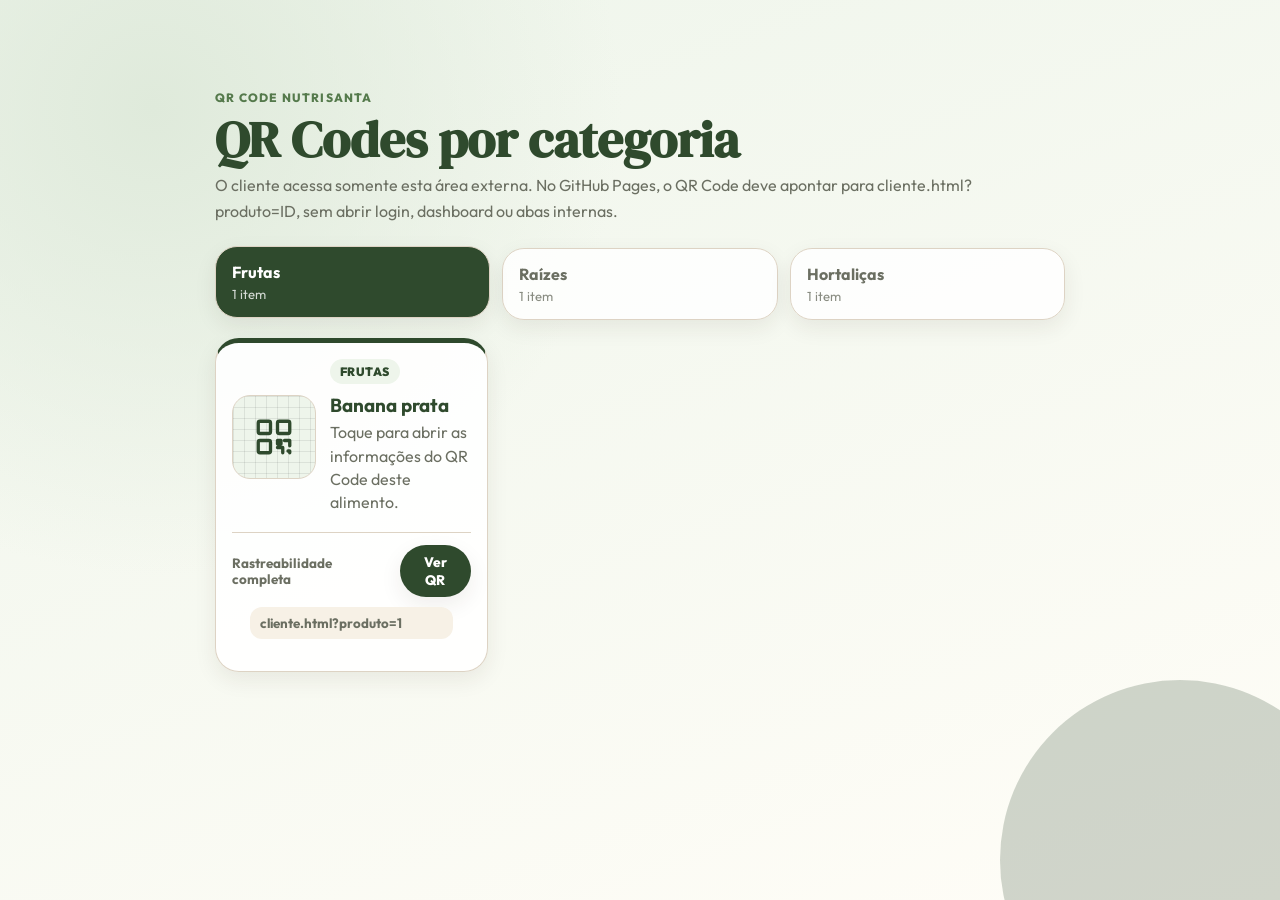
<file: cliente.html>
<!DOCTYPE html>
<html lang="pt-BR">
<head>
  <meta charset="UTF-8" />
  <meta name="viewport" content="width=device-width, initial-scale=1.0" />

  <title>NutriSanta | QR Code do Cliente</title>

  <link rel="preconnect" href="https://fonts.googleapis.com" />
  <link rel="preconnect" href="https://fonts.gstatic.com" crossorigin />
  <link href="https://fonts.googleapis.com/css2?family=DM+Serif+Display:ital@0;1&family=Outfit:wght@300;400;500;600;700;800&display=swap" rel="stylesheet" />

  <link rel="stylesheet" href="styles.css" />
  <script src="app.js" defer></script>
</head>

<body data-page="client">
  <!-- ÍCONES SVG INTERNOS -->
  <svg class="svg-sprite" aria-hidden="true">
    <symbol id="i-leaf" viewBox="0 0 24 24">
      <path d="M20.6 3.4C14.7 3.6 9.8 5.4 6.9 8.3c-2.4 2.4-3 5.6-1.8 8.2L3 18.6 4.4 20l2.1-2.1c2.6 1.2 5.8.6 8.2-1.8 2.9-2.9 4.7-7.8 4.9-13.7Z"/>
      <path d="M7 17c3-4 6.3-7 10.3-9.2"/>
    </symbol>

    <symbol id="i-user" viewBox="0 0 24 24">
      <path d="M20 21a8 8 0 0 0-16 0"/>
      <circle cx="12" cy="7" r="4"/>
    </symbol>

    <symbol id="i-clipboard" viewBox="0 0 24 24">
      <path d="M9 4h6a2 2 0 0 1 2 2v1h1a2 2 0 0 1 2 2v10a2 2 0 0 1-2 2H6a2 2 0 0 1-2-2V9a2 2 0 0 1 2-2h1V6a2 2 0 0 1 2-2Z"/>
      <path d="M9 4h6v4H9Z"/>
      <path d="M8 13h8M8 17h5"/>
    </symbol>

    <symbol id="i-store" viewBox="0 0 24 24">
      <path d="M4 10h16"/>
      <path d="M5 10l1-6h12l1 6"/>
      <path d="M6 10v10h12V10"/>
      <path d="M9 20v-6h6v6"/>
    </symbol>

    <symbol id="i-dashboard" viewBox="0 0 24 24">
      <rect x="3" y="3" width="8" height="8" rx="2"/>
      <rect x="13" y="3" width="8" height="5" rx="2"/>
      <rect x="13" y="10" width="8" height="11" rx="2"/>
      <rect x="3" y="13" width="8" height="8" rx="2"/>
    </symbol>

    <symbol id="i-plus" viewBox="0 0 24 24">
      <path d="M12 5v14M5 12h14"/>
    </symbol>

    <symbol id="i-book" viewBox="0 0 24 24">
      <path d="M4 19.5A2.5 2.5 0 0 1 6.5 17H20"/>
      <path d="M4 4.5A2.5 2.5 0 0 1 6.5 2H20v20H6.5A2.5 2.5 0 0 1 4 19.5Z"/>
    </symbol>

    <symbol id="i-check" viewBox="0 0 24 24">
      <path d="m20 6-11 11-5-5"/>
    </symbol>

    <symbol id="i-search" viewBox="0 0 24 24">
      <circle cx="11" cy="11" r="8"/>
      <path d="m21 21-4.3-4.3"/>
    </symbol>

    <symbol id="i-qr" viewBox="0 0 24 24">
      <rect x="3" y="3" width="7" height="7" rx="1"/>
      <rect x="14" y="3" width="7" height="7" rx="1"/>
      <rect x="3" y="14" width="7" height="7" rx="1"/>
      <path d="M14 14h2v2h-2ZM18 14h3v3M14 18h3v3M20 20h1v1"/>
    </symbol>

    <symbol id="i-map" viewBox="0 0 24 24">
      <path d="M21 10c0 6-9 12-9 12S3 16 3 10a9 9 0 1 1 18 0Z"/>
      <circle cx="12" cy="10" r="3"/>
    </symbol>

    <symbol id="i-edit" viewBox="0 0 24 24">
      <path d="M12 20h9"/>
      <path d="M16.5 3.5a2.1 2.1 0 0 1 3 3L7 19l-4 1 1-4Z"/>
    </symbol>

    <symbol id="i-image" viewBox="0 0 24 24">
      <rect x="3" y="5" width="18" height="14" rx="2"/>
      <circle cx="8" cy="10" r="2"/>
      <path d="m21 16-5-5L5 19"/>
    </symbol>

    <symbol id="i-arrow-left" viewBox="0 0 24 24">
      <path d="m12 19-7-7 7-7"/>
      <path d="M19 12H5"/>
    </symbol>

    <symbol id="i-upload" viewBox="0 0 24 24">
      <path d="M21 15v4a2 2 0 0 1-2 2H5a2 2 0 0 1-2-2v-4"/>
      <path d="m17 8-5-5-5 5"/>
      <path d="M12 3v12"/>
    </symbol>

    <symbol id="i-save" viewBox="0 0 24 24">
      <path d="M19 21H5a2 2 0 0 1-2-2V5a2 2 0 0 1 2-2h11l5 5v11a2 2 0 0 1-2 2Z"/>
      <path d="M17 21v-8H7v8"/>
      <path d="M7 3v5h8"/>
    </symbol>

    <symbol id="i-logout" viewBox="0 0 24 24">
      <path d="M9 21H5a2 2 0 0 1-2-2V5a2 2 0 0 1 2-2h4"/>
      <path d="m16 17 5-5-5-5"/>
      <path d="M21 12H9"/>
    </symbol>
  </svg>

  <!-- VISÃO CLIENTE / QR CODE -->
  <section id="clientView" class="screen client-view origin-tree">
    <div class="client-top-actions">
      <button type="button" id="backToAppFromClient" class="client-back-button">
        <svg><use href="#i-arrow-left"></use></svg>
        Voltar ao painel
      </button>

      <button type="button" id="backToClientList" class="client-back-button secondary hidden">
        Voltar à lista
      </button>
    </div>

    <main class="client-shell">
      <section id="clientListPanel" class="client-list-panel">
        <div class="page-heading compact-heading">
          <span class="eyebrow">QR Code NutriSanta</span>
          <h1>QR Codes por categoria</h1>
          <p>
            O cliente acessa somente esta área externa. No GitHub Pages, o QR Code deve apontar para cliente.html?produto=ID, sem abrir login, dashboard ou abas internas.
          </p>
        </div>

        <nav class="client-category-tabs" aria-label="Categorias de alimentos no mercado">
          <button type="button" class="client-category-tab active" data-client-category="Frutas">
            <strong>Frutas</strong>
            <span data-client-category-count>0 itens</span>
          </button>

          <button type="button" class="client-category-tab" data-client-category="Raízes">
            <strong>Raízes</strong>
            <span data-client-category-count>0 itens</span>
          </button>

          <button type="button" class="client-category-tab" data-client-category="Hortaliças">
            <strong>Hortaliças</strong>
            <span data-client-category-count>0 itens</span>
          </button>
        </nav>

        <div id="clientProductList" class="client-product-grid"></div>
      </section>

      <section id="clientDetailPanel" class="client-detail-panel hidden">
        <section class="client-hero">
          <div id="clientPhoto" class="client-photo"></div>

          <div>
            <span id="clientCategory" class="client-badge">Categoria</span>
            <h1 id="clientTitle">Alimento</h1>
            <p id="clientDescription">Descrição do produto selecionado.</p>
          </div>
        </section>

        <nav class="client-section-tabs">
          <button type="button" class="active" data-client-tab="info">
            Informações
          </button>

          <button type="button" data-client-tab="recipes">
            Receitas
          </button>
        </nav>

        <section id="clientInfoPanel" class="client-panel active">
          <div id="clientNutrition" class="nutrition-grid"></div>
          <div id="clientTraceability" class="trace-card"></div>
        </section>

        <section id="clientRecipesPanel" class="client-panel">
          <div id="clientRecipes" class="recipe-grid compact"></div>
        </section>
      </section>
    </main>
  </section>

  <div id="toast" class="toast hidden"></div>
</body>
</html>
</file>
<file: styles.css>
:root {
  --green-deep: #2f4a2d;
  --green: #557a4c;
  --green-soft: #dfeadb;
  --green-ghost: #eef5eb;

  --earth-deep: #6b4a2b;
  --earth: #9b6b43;
  --earth-soft: #ead7c1;
  --earth-ghost: #f6ecdf;

  --cream: #f7f1e6;
  --cream-2: #fffbf4;
  --surface: #ffffff;

  --text: #282a22;
  --muted: #6b6f62;
  --line: #ddd3c4;

  --danger: #a24035;
  --warning: #b87914;
  --success: #3f7b45;

  --shadow-sm: 0 8px 22px rgba(54, 42, 24, .08);
  --shadow-md: 0 18px 42px rgba(54, 42, 24, .13);

  --font-body: "Outfit", system-ui, sans-serif;
  --font-display: "DM Serif Display", Georgia, serif;
}

* {
  box-sizing: border-box;
}

html {
  scroll-behavior: smooth;
}

body {
  margin: 0;
  min-height: 100vh;
  font-family: var(--font-body);
  color: var(--text);
  background:
    radial-gradient(circle at top left, rgba(155, 107, 67, .18), transparent 30%),
    linear-gradient(135deg, var(--cream), #fff8ed);
}

button,
input,
select,
textarea {
  font: inherit;
}

button {
  cursor: pointer;
  border: 0;
}

textarea {
  resize: vertical;
  min-height: 118px;
}

img {
  max-width: 100%;
  display: block;
}

svg {
  width: 18px;
  height: 18px;
  fill: none;
  stroke: currentColor;
  stroke-width: 1.9;
  stroke-linecap: round;
  stroke-linejoin: round;
}

.svg-sprite {
  position: absolute;
  width: 0;
  height: 0;
  overflow: hidden;
}

.hidden {
  display: none !important;
}

.screen {
  display: none;
  min-height: 100vh;
}

.screen.active {
  display: flex;
}

.view {
  display: none;
}

.view.active {
  display: block;
}

.eyebrow {
  display: inline-block;
  color: var(--green);
  font-size: .75rem;
  letter-spacing: .1em;
  text-transform: uppercase;
  font-weight: 800;
}

.section-label {
  display: block;
  margin-bottom: 12px;
  color: var(--muted);
  font-weight: 800;
  font-size: .78rem;
  text-transform: uppercase;
  letter-spacing: .08em;
}

.btn {
  min-height: 43px;
  display: inline-flex;
  align-items: center;
  justify-content: center;
  gap: 8px;
  padding: 11px 18px;
  border-radius: 999px;
  font-weight: 800;
  transition: .2s ease;
  text-decoration: none;
}

.btn:hover {
  transform: translateY(-1px);
}

.btn-primary {
  background: var(--green-deep);
  color: #fff;
  box-shadow: var(--shadow-sm);
}

.btn-primary:hover {
  background: var(--green);
}

.btn-secondary {
  background: var(--cream);
  color: var(--green-deep);
  border: 1px solid var(--line);
}

.btn-ghost {
  background: transparent;
  color: var(--green-deep);
  border: 1px solid var(--line);
}

.btn-full {
  width: 100%;
}

.btn-sm {
  min-height: 34px;
  padding: 8px 13px;
  font-size: .86rem;
}

.icon-button {
  width: 40px;
  height: 40px;
  display: grid;
  place-items: center;
  border-radius: 50%;
  background: var(--cream);
  color: var(--text);
  font-size: 1.3rem;
}

.field {
  display: grid;
  gap: 7px;
  color: var(--muted);
  font-weight: 700;
  font-size: .88rem;
}

.field span,
.filter-label span {
  text-transform: uppercase;
  letter-spacing: .05em;
  font-size: .72rem;
}

.field input,
.field select,
.field textarea,
.form-select {
  width: 100%;
  border: 1.5px solid var(--line);
  background: var(--cream-2);
  border-radius: 14px;
  padding: 12px 14px;
  color: var(--text);
  outline: none;
  transition: .2s ease;
}

.field input:focus,
.field select:focus,
.field textarea:focus,
.form-select:focus {
  border-color: var(--green);
  box-shadow: 0 0 0 3px rgba(85, 122, 76, .16);
  background: #fff;
}

/* =========================
   LOGIN
========================= */

.login-view {
  align-items: center;
  justify-content: center;
  padding: 24px;
  background:
    radial-gradient(circle at 20% 20%, rgba(223, 234, 219, .22), transparent 32%),
    linear-gradient(145deg, #273f25, #3e6039 50%, #557a4c);
}

.login-card {
  width: min(860px, 100%);
  background: rgba(255, 255, 255, .92);
  border: 1px solid rgba(255, 255, 255, .35);
  border-radius: 34px;
  padding: 38px;
  box-shadow: var(--shadow-md);
  backdrop-filter: blur(12px);
}

.login-logo {
  text-align: center;
  max-width: 620px;
  margin: 0 auto 28px;
}

.brand-mark {
  width: 70px;
  height: 70px;
  display: inline-grid;
  place-items: center;
  margin-bottom: 16px;
  border-radius: 23px;
  background: linear-gradient(135deg, var(--green-deep), var(--green));
  color: #fff;
  box-shadow: var(--shadow-sm);
}

.brand-mark svg {
  width: 36px;
  height: 36px;
}

.login-logo h1 {
  margin: 8px 0;
  font-family: var(--font-display);
  color: var(--green-deep);
  font-size: clamp(2.4rem, 6vw, 4rem);
  line-height: 1;
}

.login-logo p {
  margin: 0;
  color: var(--muted);
  line-height: 1.6;
}

.login-form {
  display: grid;
  gap: 16px;
}

.login-roles {
  display: grid;
  grid-template-columns: repeat(3, 1fr);
  gap: 14px;
}

.role-card {
  display: grid;
  gap: 8px;
  text-align: left;
  padding: 18px;
  background: var(--surface);
  border: 2px solid var(--line);
  border-radius: 20px;
  color: var(--text);
  transition: .2s ease;
}

.role-card:hover,
.role-card.selected {
  border-color: var(--green);
  background: var(--green-ghost);
  transform: translateY(-2px);
}

.role-icon {
  width: 42px;
  height: 42px;
  display: grid;
  place-items: center;
  border-radius: 14px;
  color: var(--green-deep);
  background: var(--green-soft);
}

.role-card small {
  color: var(--muted);
  line-height: 1.4;
}

.login-fields {
  display: grid;
  grid-template-columns: 1fr 1fr;
  gap: 14px;
}

/* =========================
   APP
========================= */

.app-view {
  background: var(--cream);
}

.sidebar {
  position: fixed;
  inset: 0 auto 0 0;
  width: 250px;
  display: flex;
  flex-direction: column;
  background: var(--green-deep);
  color: #fff;
  z-index: 20;
}

.sidebar-brand {
  display: flex;
  gap: 12px;
  align-items: center;
  padding: 22px 20px;
  border-bottom: 1px solid rgba(255, 255, 255, .12);
}

.sidebar-mark {
  width: 38px;
  height: 38px;
  display: grid;
  place-items: center;
  border-radius: 13px;
  background: rgba(255, 255, 255, .12);
}

.sidebar-brand strong {
  display: block;
  font-family: var(--font-display);
  font-size: 1.25rem;
}

.sidebar-brand small {
  color: rgba(255, 255, 255, .55);
}

.sidebar-user {
  display: flex;
  gap: 10px;
  align-items: center;
  padding: 16px 20px;
  border-bottom: 1px solid rgba(255, 255, 255, .1);
}

.sidebar-avatar {
  width: 38px;
  height: 38px;
  display: grid;
  place-items: center;
  border-radius: 50%;
  background: var(--green);
  font-weight: 900;
}

.sidebar-user strong {
  display: block;
  font-size: .95rem;
}

.sidebar-user small {
  color: rgba(255, 255, 255, .55);
}

.sidebar-nav {
  flex: 1;
  overflow-y: auto;
  padding: 12px 10px;
}

.nav-section {
  display: block;
  padding: 12px 10px 6px;
  color: rgba(255, 255, 255, .35);
  font-size: .67rem;
  text-transform: uppercase;
  letter-spacing: .1em;
  font-weight: 900;
}

.nav-item {
  width: 100%;
  display: flex;
  align-items: center;
  gap: 10px;
  padding: 11px 10px;
  color: rgba(255, 255, 255, .74);
  background: transparent;
  border-radius: 13px;
  font-weight: 700;
  text-align: left;
  transition: .18s ease;
}

.nav-item:hover,
.nav-item.active {
  background: rgba(255, 255, 255, .13);
  color: #fff;
}

.nav-item.danger {
  color: #ffe4df;
}

.nav-badge {
  margin-left: auto;
  padding: 3px 8px;
  border-radius: 999px;
  background: var(--earth);
  color: #fff;
  font-size: .72rem;
}

.sidebar-footer {
  padding: 12px 10px;
  border-top: 1px solid rgba(255, 255, 255, .1);
}

.main-content {
  margin-left: 250px;
  min-height: 100vh;
  flex: 1;
}

.topbar {
  position: sticky;
  top: 0;
  z-index: 10;
  display: flex;
  justify-content: space-between;
  align-items: center;
  gap: 18px;
  padding: 16px 28px;
  background: rgba(255, 251, 244, .9);
  border-bottom: 1px solid var(--line);
  backdrop-filter: blur(14px);
}

.topbar h2 {
  margin: 4px 0 0;
  font-family: var(--font-display);
  font-size: 1.65rem;
}

.topbar-search,
.search-input {
  position: relative;
}

.topbar-search {
  width: min(340px, 45vw);
}

.topbar-search svg,
.search-input svg {
  position: absolute;
  left: 14px;
  top: 50%;
  transform: translateY(-50%);
  color: var(--muted);
}

.topbar-search input,
.search-input input {
  width: 100%;
  height: 45px;
  border: 1.5px solid var(--line);
  border-radius: 999px;
  background: var(--surface);
  padding: 0 15px 0 42px;
  outline: none;
}

.page {
  padding: 28px;
}

.page-actions {
  margin-bottom: 18px;
}

.page-heading {
  margin-bottom: 24px;
}

.page-heading h1 {
  margin: 8px 0;
  font-family: var(--font-display);
  color: var(--green-deep);
  font-size: clamp(2rem, 4vw, 3.2rem);
  line-height: 1;
}

.page-heading p {
  max-width: 780px;
  margin: 0;
  color: var(--muted);
  line-height: 1.6;
}

/* =========================
   DASHBOARD
========================= */

.metrics-grid {
  display: grid;
  grid-template-columns: repeat(4, 1fr);
  gap: 16px;
  margin-bottom: 22px;
}

.metric-card {
  padding: 20px;
  border-radius: 22px;
  background: var(--surface);
  border: 1px solid var(--line);
  box-shadow: var(--shadow-sm);
}

.metric-card strong {
  display: block;
  color: var(--green-deep);
  font-size: 2.4rem;
  line-height: 1;
}

.metric-card span {
  color: var(--muted);
}

.toolbar {
  display: flex;
  gap: 14px;
  align-items: center;
  margin-bottom: 22px;
  padding: 16px;
  background: rgba(255, 255, 255, .78);
  border: 1px solid var(--line);
  border-radius: 22px;
  box-shadow: var(--shadow-sm);
}

.search-input {
  flex: 1;
}

.toolbar .form-select {
  max-width: 260px;
}

/* =========================
   CARDS
========================= */

.items-grid {
  display: grid;
  grid-template-columns: repeat(3, 1fr);
  gap: 18px;
}

.item-card,
.recipe-card,
.review-card {
  overflow: hidden;
  background: var(--surface);
  border: 1px solid var(--line);
  border-radius: 24px;
  box-shadow: var(--shadow-sm);
}

.item-card {
  transition: .2s ease;
}

.item-card:hover {
  transform: translateY(-3px);
  box-shadow: var(--shadow-md);
}

.origin-tree {
  --origin-accent: var(--green-deep);
  --origin-soft: var(--green-soft);
  --origin-ghost: var(--green-ghost);
}

.origin-earth {
  --origin-accent: var(--earth-deep);
  --origin-soft: var(--earth-soft);
  --origin-ghost: var(--earth-ghost);
}

.origin-leaf {
  --origin-accent: #4f7d43;
  --origin-soft: #e7f0dc;
  --origin-ghost: #f3f8ec;
}

.item-card.origin-tree,
.item-card.origin-earth,
.item-card.origin-leaf {
  border-top: 5px solid var(--origin-accent);
}

.item-photo,
.product-placeholder {
  height: 160px;
  width: 100%;
  object-fit: cover;
  background: linear-gradient(135deg, var(--origin-ghost), var(--origin-soft));
}

.product-placeholder {
  display: grid;
  place-items: center;
  color: var(--origin-accent);
}

.product-placeholder svg {
  width: 54px;
  height: 54px;
  opacity: .55;
}

.item-body,
.recipe-body,
.review-body {
  padding: 18px;
}

.item-body h3,
.recipe-body h3,
.review-body h3 {
  margin: 0 0 8px;
  color: var(--origin-accent, var(--green-deep));
  font-size: 1.25rem;
}

.item-body p,
.recipe-body p,
.review-body p {
  margin: 0;
  color: var(--muted);
  line-height: 1.55;
}

.item-meta,
.recipe-meta {
  display: flex;
  flex-wrap: wrap;
  gap: 8px;
  margin: 14px 0;
}

.badge {
  display: inline-flex;
  align-items: center;
  gap: 5px;
  padding: 5px 10px;
  border-radius: 999px;
  background: var(--origin-ghost, var(--green-ghost));
  color: var(--origin-accent, var(--green-deep));
  font-size: .75rem;
  font-weight: 900;
  text-transform: uppercase;
  letter-spacing: .04em;
}

.badge.pending {
  background: #fff2cc;
  color: #805b00;
}

.badge.flag {
  background: #ffe6e2;
  color: var(--danger);
}

.item-actions,
.review-actions {
  display: flex;
  gap: 9px;
  padding: 0 18px 18px;
  flex-wrap: wrap;
}

.nutrition-row {
  display: grid;
  grid-template-columns: repeat(2, 1fr);
  gap: 8px;
  margin-top: 14px;
}

.nutrition-chip {
  padding: 10px;
  border-radius: 14px;
  background: var(--cream);
  border: 1px solid var(--line);
}

.nutrition-chip strong {
  display: block;
  color: var(--origin-accent, var(--green-deep));
}

.nutrition-chip span {
  color: var(--muted);
  font-size: .8rem;
}

.empty-state {
  grid-column: 1 / -1;
  padding: 30px;
  text-align: center;
  border: 1px dashed var(--line);
  border-radius: 24px;
  color: var(--muted);
  background: rgba(255, 255, 255, .55);
}

/* =========================
   FORMULÁRIOS
========================= */

.panel-form {
  max-width: 980px;
  background: rgba(255, 255, 255, .84);
  border: 1px solid var(--line);
  border-radius: 26px;
  padding: 24px;
  box-shadow: var(--shadow-sm);
}

.form-section {
  display: flex;
  align-items: center;
  gap: 10px;
  margin: 8px 0 16px;
  padding-bottom: 12px;
  border-bottom: 1px solid var(--line);
}

.form-section span {
  padding: 4px 8px;
  border-radius: 999px;
  background: var(--green-ghost);
  color: var(--green-deep);
  font-weight: 900;
  font-size: .75rem;
}

.form-section h3 {
  margin: 0;
  font-family: var(--font-display);
  color: var(--green-deep);
  font-size: 1.35rem;
}

.form-grid {
  display: grid;
  gap: 15px;
  margin-bottom: 24px;
}

.form-grid.two {
  grid-template-columns: repeat(2, 1fr);
}

.form-grid.three {
  grid-template-columns: repeat(3, 1fr);
}

.span-2 {
  grid-column: span 2;
}

.form-actions {
  display: flex;
  justify-content: flex-end;
  gap: 10px;
  margin-top: 18px;
  flex-wrap: wrap;
}

/* =========================
   UPLOAD DE IMAGEM
========================= */

.file-upload {
  min-height: 134px;
  border: 2px dashed var(--line);
  border-radius: 18px;
  background: var(--cream-2);
  display: grid;
  place-items: center;
  text-align: center;
  padding: 18px;
  position: relative;
  transition: .2s ease;
}

.file-upload:hover {
  border-color: var(--green);
  background: var(--green-ghost);
}

.file-upload input {
  position: absolute;
  inset: 0;
  opacity: 0;
  cursor: pointer;
  width: 100%;
  height: 100%;
}

.file-upload-icon {
  width: 44px;
  height: 44px;
  display: grid;
  place-items: center;
  border-radius: 14px;
  background: var(--green-soft);
  color: var(--green-deep);
}

.file-upload strong {
  color: var(--green-deep);
}

.file-upload small {
  color: var(--muted);
}

.image-preview {
  margin-top: 12px;
  border: 1px solid var(--line);
  border-radius: 18px;
  overflow: hidden;
  background: #fff;
}

.image-preview img {
  width: 100%;
  height: 190px;
  object-fit: cover;
}

/* =========================
   REVISÃO
========================= */

.review-list {
  display: grid;
  gap: 16px;
}

.review-card {
  display: grid;
  grid-template-columns: 1fr auto;
  gap: 16px;
  padding: 18px;
  align-items: center;
}

.review-body {
  padding: 0;
}

.review-actions {
  padding: 0;
  justify-content: flex-end;
}

.flag-list {
  display: flex;
  flex-wrap: wrap;
  gap: 7px;
  margin-top: 10px;
}

.flag-note {
  margin-top: 10px;
  padding: 10px 12px;
  border-radius: 14px;
  background: #fff4eb;
  color: var(--earth-deep);
  border: 1px solid var(--earth-soft);
  font-size: .9rem;
}

/* =========================
   RECEITAS
========================= */

.filter-label {
  display: grid;
  gap: 7px;
  min-width: 260px;
  color: var(--muted);
  font-weight: 800;
}

.recipe-grid {
  display: grid;
  grid-template-columns: repeat(3, 1fr);
  gap: 18px;
}

.recipe-card {
  display: flex;
  flex-direction: column;
  min-height: 100%;
  position: relative;
}

.recipe-card .recipe-photo {
  height: 185px;
  flex: none;
  background: linear-gradient(135deg, var(--origin-ghost, var(--earth-soft)), var(--origin-soft, var(--green-soft)));
  display: grid;
  place-items: center;
  color: var(--origin-accent, var(--earth-deep));
}

.recipe-card .recipe-photo img {
  width: 100%;
  height: 100%;
  object-fit: cover;
}

.recipe-card .recipe-photo svg {
  width: 48px;
  height: 48px;
  opacity: .6;
}

.recipe-card .recipe-body {
  position: relative;
  z-index: 1;
  flex: 1;
  background: var(--surface);
  color: var(--text);
}

.recipe-card details {
  margin-top: 12px;
  color: var(--muted);
}

.recipe-card summary {
  cursor: pointer;
  font-weight: 800;
  color: var(--origin-accent, var(--green-deep));
}

.recipe-card pre {
  white-space: pre-wrap;
  font-family: inherit;
  line-height: 1.55;
  color: var(--text);
  background: var(--cream);
  border: 1px solid var(--line);
  border-radius: 14px;
  padding: 10px;
}

.compact {
  grid-template-columns: 1fr;
}

/* =========================
   RASTREABILIDADE
========================= */

.traceability-summary {
  margin: -8px 0 22px;
}

.traceability-summary .summary-grid {
  display: grid;
  grid-template-columns: repeat(3, 1fr);
  gap: 12px;
}

.traceability-summary article {
  padding: 14px;
  border-radius: 16px;
  background: var(--cream-2);
  border: 1px solid var(--line);
}

.traceability-summary strong {
  display: block;
  color: var(--green-deep);
}

.traceability-summary span {
  color: var(--muted);
  font-size: .86rem;
}

.trace-status {
  display: inline-flex;
  align-items: center;
  padding: 5px 10px;
  border-radius: 999px;
  font-size: .76rem;
  font-weight: 900;
  letter-spacing: .04em;
  text-transform: uppercase;
  background: #fff2cc;
  color: #805b00;
}

.trace-status.complete {
  background: var(--green-ghost);
  color: var(--green-deep);
}

.map-workspace {
  margin-top: 10px;
  padding: 18px;
  border: 1px solid var(--line);
  border-radius: 22px;
  background: var(--cream-2);
}

.map-workspace-header {
  display: flex;
  align-items: center;
  justify-content: space-between;
  gap: 16px;
  margin-bottom: 14px;
}

.map-workspace h3 {
  margin: 5px 0 4px;
  color: var(--green-deep);
  font-family: var(--font-display);
  font-size: 1.4rem;
}

.map-workspace p {
  margin: 0;
  color: var(--muted);
}

.map-preview {
  min-height: 260px;
  border-radius: 18px;
  overflow: hidden;
  border: 1px solid var(--line);
  background: #fff;
  display: grid;
  place-items: center;
  color: var(--muted);
  text-align: center;
}

.map-preview iframe {
  width: 100%;
  height: 320px;
  border: 0;
  display: block;
}

.map-preview.empty {
  background: repeating-linear-gradient(
    45deg,
    #fff,
    #fff 12px,
    var(--cream) 12px,
    var(--cream) 24px
  );
}

/* =========================
   VISÃO CLIENTE / QR
========================= */

.client-view {
  --client-accent: var(--green-deep);
  --client-soft: var(--green-soft);
  --client-ghost: var(--green-ghost);

  position: relative;
  padding: 18px;
  align-items: flex-start;
  justify-content: center;
  overflow-x: hidden;
  background:
    radial-gradient(circle at 12% 12%, var(--client-soft), transparent 34%),
    linear-gradient(160deg, var(--client-ghost), #fffdf7);
}

.client-view::before {
  content: "";
  position: fixed;
  right: -80px;
  bottom: -140px;
  width: 360px;
  height: 360px;
  border-radius: 50%;
  background: color-mix(in srgb, var(--client-accent), transparent 78%);
  pointer-events: none;
  animation: floatBg 7s ease-in-out infinite alternate;
}

@keyframes floatBg {
  from {
    transform: translateY(0) scale(1);
  }

  to {
    transform: translateY(-18px) scale(1.04);
  }
}

.client-view.origin-tree {
  --client-accent: #2f4a2d;
  --client-soft: #dfeadb;
  --client-ghost: #eef5eb;
}

.client-view.origin-earth {
  --client-accent: #6b4a2b;
  --client-soft: #ead7c1;
  --client-ghost: #f6ecdf;
}

.client-view.origin-leaf {
  --client-accent: #4f7d43;
  --client-soft: #e7f0dc;
  --client-ghost: #f3f8ec;
}

.client-shell {
  width: min(850px, 100%);
  margin: 0 auto;
  position: relative;
  z-index: 1;
}

.client-top-actions {
  position: fixed;
  top: 18px;
  left: 18px;
  right: 18px;
  z-index: 30;
  display: flex;
  gap: 10px;
  justify-content: space-between;
  pointer-events: none;
}

.client-back-button {
  pointer-events: auto;
  min-height: 42px;
  display: inline-flex;
  align-items: center;
  gap: 8px;
  padding: 10px 16px;
  border-radius: 999px;
  background: rgba(255, 255, 255, .92);
  color: var(--client-accent);
  border: 1px solid var(--line);
  box-shadow: var(--shadow-sm);
  font-weight: 800;
  transition: .2s ease;
}

.client-back-button:hover {
  transform: translateY(-1px);
  background: var(--client-accent);
  color: #fff;
}

.client-back-button.secondary {
  margin-left: auto;
}

.compact-heading {
  padding-top: 68px;
}

.client-category-tabs {
  display: grid;
  grid-template-columns: repeat(3, 1fr);
  gap: 12px;
  margin: 0 0 18px;
}

.client-category-tab {
  min-height: 72px;
  display: grid;
  gap: 4px;
  align-content: center;
  padding: 12px 16px;
  border-radius: 22px;
  background: rgba(255, 255, 255, .82);
  color: var(--muted);
  border: 1px solid var(--line);
  box-shadow: var(--shadow-sm);
  text-align: left;
  transition: .2s ease;
}

.client-category-tab:hover,
.client-category-tab.active {
  transform: translateY(-2px);
  background: var(--client-accent);
  color: #fff;
}

.client-category-tab strong {
  font-size: 1rem;
}

.client-category-tab span {
  font-size: .82rem;
  opacity: .8;
}

.client-product-grid {
  display: grid;
  grid-template-columns: repeat(3, 1fr);
  gap: 16px;
}

.qr-card {
  display: flex;
  min-height: 100%;
  flex-direction: column;
  justify-content: space-between;
  gap: 18px;
  padding: 16px;
  border-radius: 24px;
  background: rgba(255, 255, 255, .9);
  border: 1px solid var(--line);
  box-shadow: var(--shadow-sm);
  cursor: pointer;
  transition: .2s ease;
}

.qr-card:hover {
  transform: translateY(-3px);
  box-shadow: var(--shadow-md);
}

.qr-card.origin-tree,
.qr-card.origin-earth,
.qr-card.origin-leaf {
  border-top: 5px solid var(--origin-accent);
}

.qr-card-main {
  display: grid;
  grid-template-columns: 84px 1fr;
  gap: 14px;
  align-items: center;
}

.qr-visual {
  width: 84px;
  height: 84px;
  display: grid;
  place-items: center;
  border-radius: 18px;
  background:
    linear-gradient(90deg, rgba(0, 0, 0, .08) 1px, transparent 1px),
    linear-gradient(rgba(0, 0, 0, .08) 1px, transparent 1px),
    var(--origin-ghost, var(--green-ghost));
  background-size: 11px 11px;
  color: var(--origin-accent, var(--green-deep));
  border: 1px solid var(--line);
}

.qr-visual svg {
  width: 42px;
  height: 42px;
}

.qr-card h3 {
  margin: 9px 0 4px;
  color: var(--origin-accent, var(--green-deep));
  font-size: 1.18rem;
}

.qr-card p {
  margin: 0;
  color: var(--muted);
  line-height: 1.45;
}

.qr-card-footer {
  display: flex;
  align-items: center;
  justify-content: space-between;
  gap: 10px;
  padding-top: 12px;
  border-top: 1px solid var(--line);
}

.qr-card-footer span {
  color: var(--muted);
  font-size: .84rem;
  font-weight: 700;
}

.client-detail-panel {
  padding-top: 68px;
}

.client-hero {
  display: grid;
  grid-template-columns: 180px 1fr;
  gap: 20px;
  align-items: center;
  padding: 20px;
  background: rgba(255, 255, 255, .9);
  border: 1px solid var(--line);
  border-radius: 30px;
  box-shadow: var(--shadow-md);
}

.client-photo {
  height: 170px;
  border-radius: 24px;
  overflow: hidden;
  background: linear-gradient(135deg, var(--client-soft), #fff);
  display: grid;
  place-items: center;
  color: var(--client-accent);
}

.client-photo img {
  width: 100%;
  height: 100%;
  object-fit: cover;
}

.client-photo svg {
  width: 60px;
  height: 60px;
  opacity: .6;
}

.client-badge {
  display: inline-flex;
  padding: 6px 12px;
  border-radius: 999px;
  color: #fff;
  background: var(--client-accent);
  font-weight: 900;
  font-size: .78rem;
  text-transform: uppercase;
  letter-spacing: .07em;
}

.client-hero h1 {
  margin: 12px 0 8px;
  font-family: var(--font-display);
  font-size: 2.5rem;
  color: var(--client-accent);
  line-height: 1;
}

.client-hero p {
  margin: 0;
  color: var(--muted);
  line-height: 1.6;
}

.client-section-tabs {
  display: flex;
  width: 100%;
  margin: 18px 0;
  padding: 7px;
  background: rgba(255, 255, 255, .78);
  border: 1px solid var(--line);
  border-radius: 999px;
  box-shadow: var(--shadow-sm);
}

.client-section-tabs button {
  flex: 1;
  width: 50%;
  min-height: 42px;
  border-radius: 999px;
  background: transparent;
  color: var(--muted);
  font-weight: 900;
}

.client-section-tabs button.active {
  background: var(--client-accent);
  color: #fff;
}

.client-panel {
  display: none;
}

.client-panel.active {
  display: block;
}

.nutrition-grid {
  display: grid;
  grid-template-columns: repeat(2, 1fr);
  gap: 12px;
}

.nutrition-item,
.trace-card {
  padding: 16px;
  border-radius: 18px;
  background: rgba(255, 255, 255, .88);
  border: 1px solid var(--line);
  box-shadow: var(--shadow-sm);
}

.nutrition-item strong {
  display: block;
  font-size: 1.2rem;
  color: var(--client-accent);
}

.nutrition-item span {
  color: var(--muted);
}

.trace-card {
  margin-top: 14px;
  color: var(--muted);
  line-height: 1.65;
}

.trace-card h3 {
  margin: 0 0 8px;
  color: var(--client-accent);
  font-family: var(--font-display);
}

.map-cta {
  margin-top: 14px;
  display: flex;
  align-items: center;
  gap: 12px;
  padding: 14px 16px;
  border-radius: 18px;
  color: #fff;
  background: linear-gradient(135deg, var(--client-accent), #1f2f1d);
  text-decoration: none;
  box-shadow: var(--shadow-sm);
  transition: .2s ease;
}

.map-cta:hover {
  transform: translateY(-2px);
  box-shadow: var(--shadow-md);
}

.map-cta svg {
  width: 24px;
  height: 24px;
  flex: none;
}

.map-cta strong {
  display: block;
  color: #fff;
}

.map-cta small {
  display: block;
  color: rgba(255, 255, 255, .78);
}

.client-list-panel .item-card {
  cursor: pointer;
}

/* =========================
   MODAL
========================= */

.modal {
  position: fixed;
  inset: 0;
  z-index: 60;
  display: grid;
  place-items: center;
  padding: 22px;
}

.modal-backdrop {
  position: absolute;
  inset: 0;
  background: rgba(25, 27, 20, .48);
  backdrop-filter: blur(4px);
}

.modal-card {
  position: relative;
  width: min(980px, 100%);
  max-height: 90vh;
  overflow: hidden;
  display: flex;
  flex-direction: column;
  border-radius: 28px;
  background: var(--surface);
  box-shadow: 0 30px 90px rgba(0, 0, 0, .25);
}

.modal-header {
  display: flex;
  justify-content: space-between;
  gap: 18px;
  align-items: center;
  padding: 20px 24px;
  border-bottom: 1px solid var(--line);
}

.modal-header h2 {
  margin: 4px 0 0;
  font-family: var(--font-display);
  color: var(--green-deep);
}

.modal-body {
  overflow-y: auto;
  padding: 24px;
}

.modal-body .panel-form {
  max-width: none;
  box-shadow: none;
  border: 0;
  padding: 0;
  background: transparent;
}

.toast {
  position: fixed;
  right: 22px;
  bottom: 22px;
  z-index: 80;
  padding: 13px 16px;
  border-radius: 16px;
  background: var(--green-deep);
  color: #fff;
  box-shadow: var(--shadow-md);
  font-weight: 800;
}

/* =========================
   RESPONSIVO
========================= */

@media (max-width: 980px) {
  .sidebar {
    width: 82px;
  }

  .sidebar-brand div:last-child,
  .sidebar-user div:last-child,
  .nav-section,
  .nav-item span:not(.nav-badge) {
    display: none;
  }

  .nav-item {
    justify-content: center;
  }

  .main-content {
    margin-left: 82px;
  }

  .metrics-grid,
  .items-grid,
  .recipe-grid,
  .client-product-grid {
    grid-template-columns: repeat(2, 1fr);
  }

  .form-grid.three {
    grid-template-columns: repeat(2, 1fr);
  }
}

@media (max-width: 720px) {
  .login-card {
    padding: 24px;
    border-radius: 24px;
  }

  .login-roles,
  .login-fields,
  .metrics-grid,
  .items-grid,
  .recipe-grid,
  .client-product-grid,
  .client-category-tabs,
  .form-grid.two,
  .form-grid.three,
  .nutrition-grid {
    grid-template-columns: 1fr;
  }

  .span-2 {
    grid-column: auto;
  }

  .sidebar {
    position: static;
    width: 100%;
    min-height: auto;
  }

  .app-view {
    flex-direction: column;
  }

  .main-content {
    margin-left: 0;
  }

  .sidebar-nav {
    display: flex;
    gap: 8px;
    overflow-x: auto;
    padding: 10px;
  }

  .nav-section {
    display: none;
  }

  .nav-item {
    white-space: nowrap;
    justify-content: flex-start;
    width: auto;
    flex: 0 0 auto;
  }

  .nav-item span:not(.nav-badge) {
    display: inline;
  }

  .sidebar-footer {
    display: none;
  }

  .topbar {
    align-items: flex-start;
    flex-direction: column;
  }

  .topbar-search {
    width: 100%;
  }

  .toolbar {
    flex-direction: column;
    align-items: stretch;
  }

  .toolbar .form-select {
    max-width: none;
  }

  .review-card {
    grid-template-columns: 1fr;
  }

  .client-top-actions {
    position: sticky;
    top: 10px;
    left: auto;
    right: auto;
    padding: 0 0 12px;
  }

  .compact-heading,
  .client-detail-panel {
    padding-top: 12px;
  }

  .client-hero,
  .qr-card-main {
    grid-template-columns: 1fr;
  }

  .qr-visual {
    width: 100%;
  }

  .client-photo {
    height: 220px;
  }

  .map-workspace-header {
    align-items: flex-start;
    flex-direction: column;
  }
}

/* =========================
   MODOS DE RASTREABILIDADE
========================= */

.traceability-mode-grid {
  display: grid;
  grid-template-columns: repeat(2, minmax(0, 1fr));
  gap: 16px;
  margin-bottom: 18px;
  max-width: 980px;
}

.traceability-mode-card {
  display: grid;
  gap: 8px;
  text-align: left;
  padding: 18px;
  border-radius: 22px;
  background: var(--surface);
  color: var(--text);
  border: 2px solid var(--line);
  box-shadow: var(--shadow-sm);
  transition: .2s ease;
}

.traceability-mode-card:hover,
.traceability-mode-card.active {
  transform: translateY(-2px);
  border-color: var(--green);
  background: var(--green-ghost);
}

.traceability-mode-card span {
  width: max-content;
  padding: 4px 9px;
  border-radius: 999px;
  background: var(--green-soft);
  color: var(--green-deep);
  font-size: .75rem;
  font-weight: 900;
}

.traceability-mode-card strong {
  color: var(--green-deep);
  font-size: 1.1rem;
}

.traceability-mode-card small {
  color: var(--muted);
  line-height: 1.45;
}

@media (max-width: 760px) {
  .traceability-mode-grid {
    grid-template-columns: 1fr;
  }
}

.qr-public-link {
  display: block;
  margin: -8px 18px 16px;
  padding: 8px 10px;
  border-radius: 12px;
  background: var(--cream);
  color: var(--muted);
  font-weight: 700;
  word-break: break-all;
}
</file>
